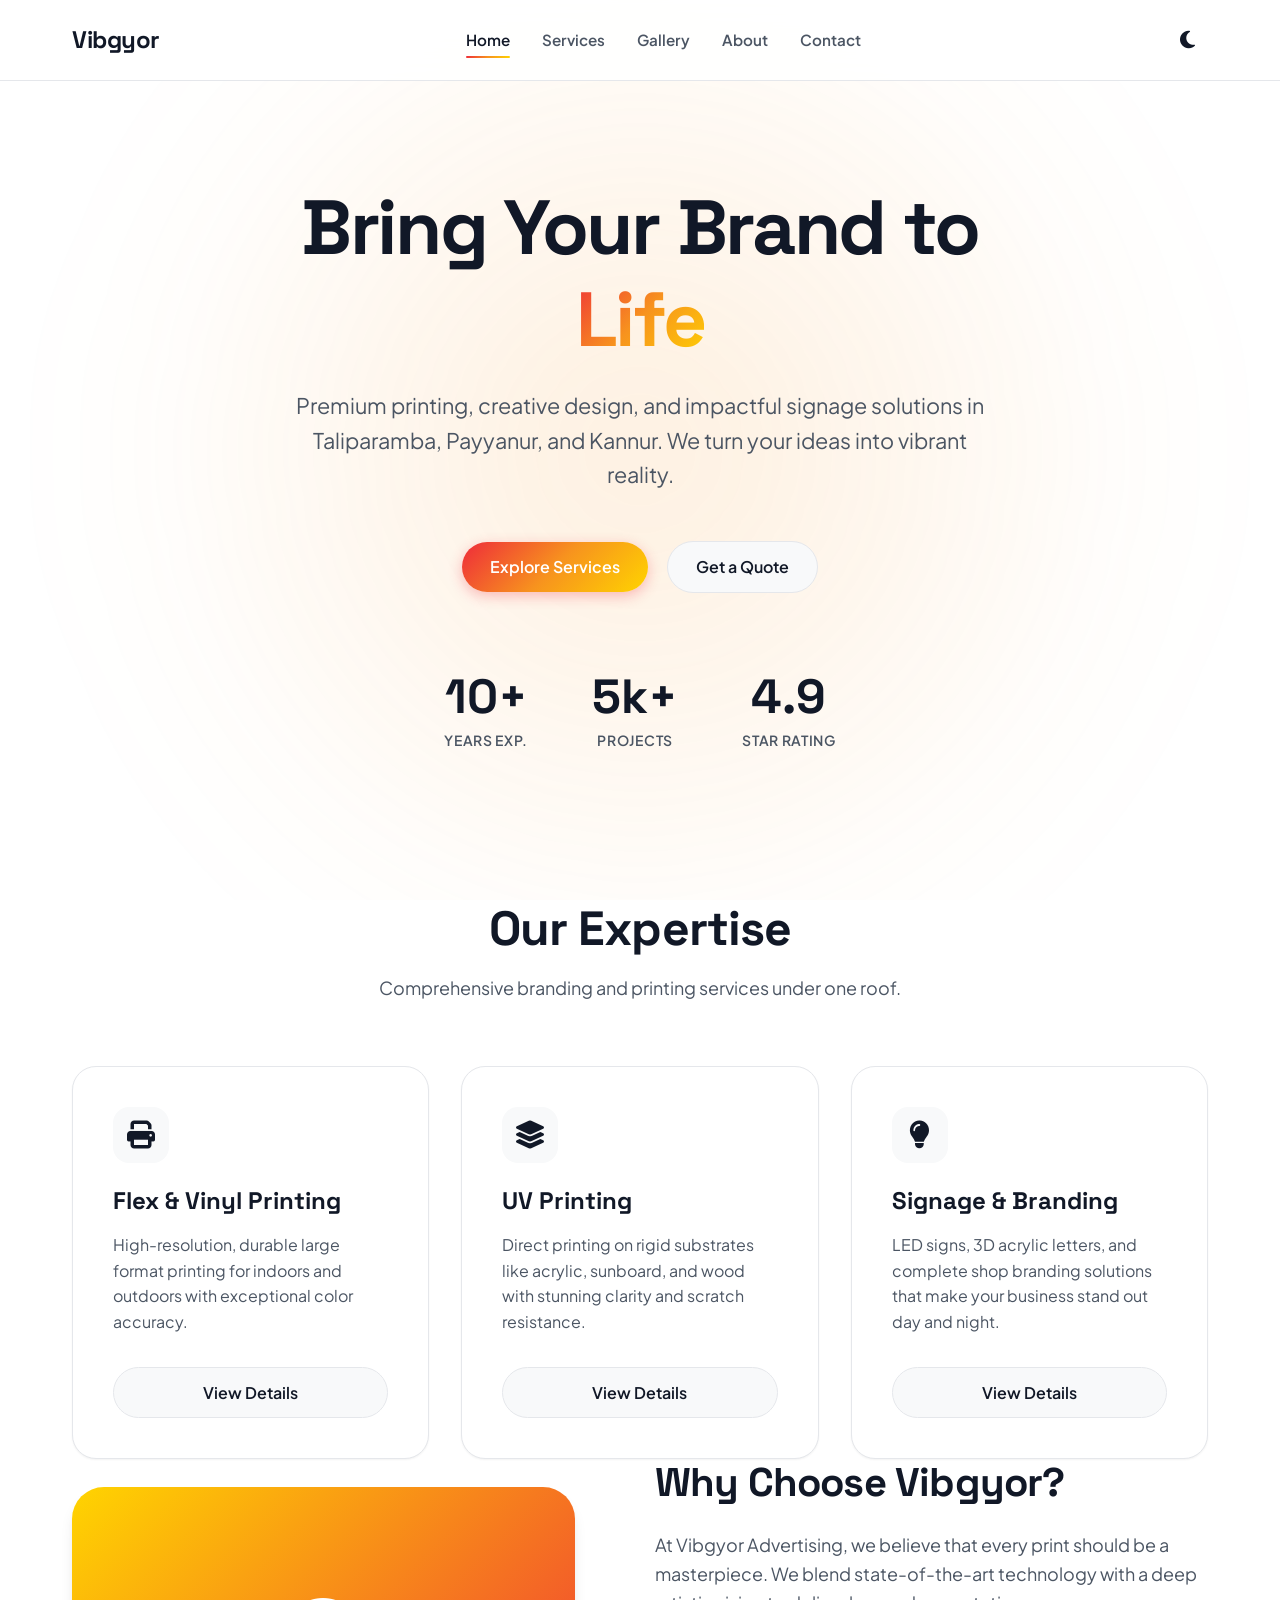
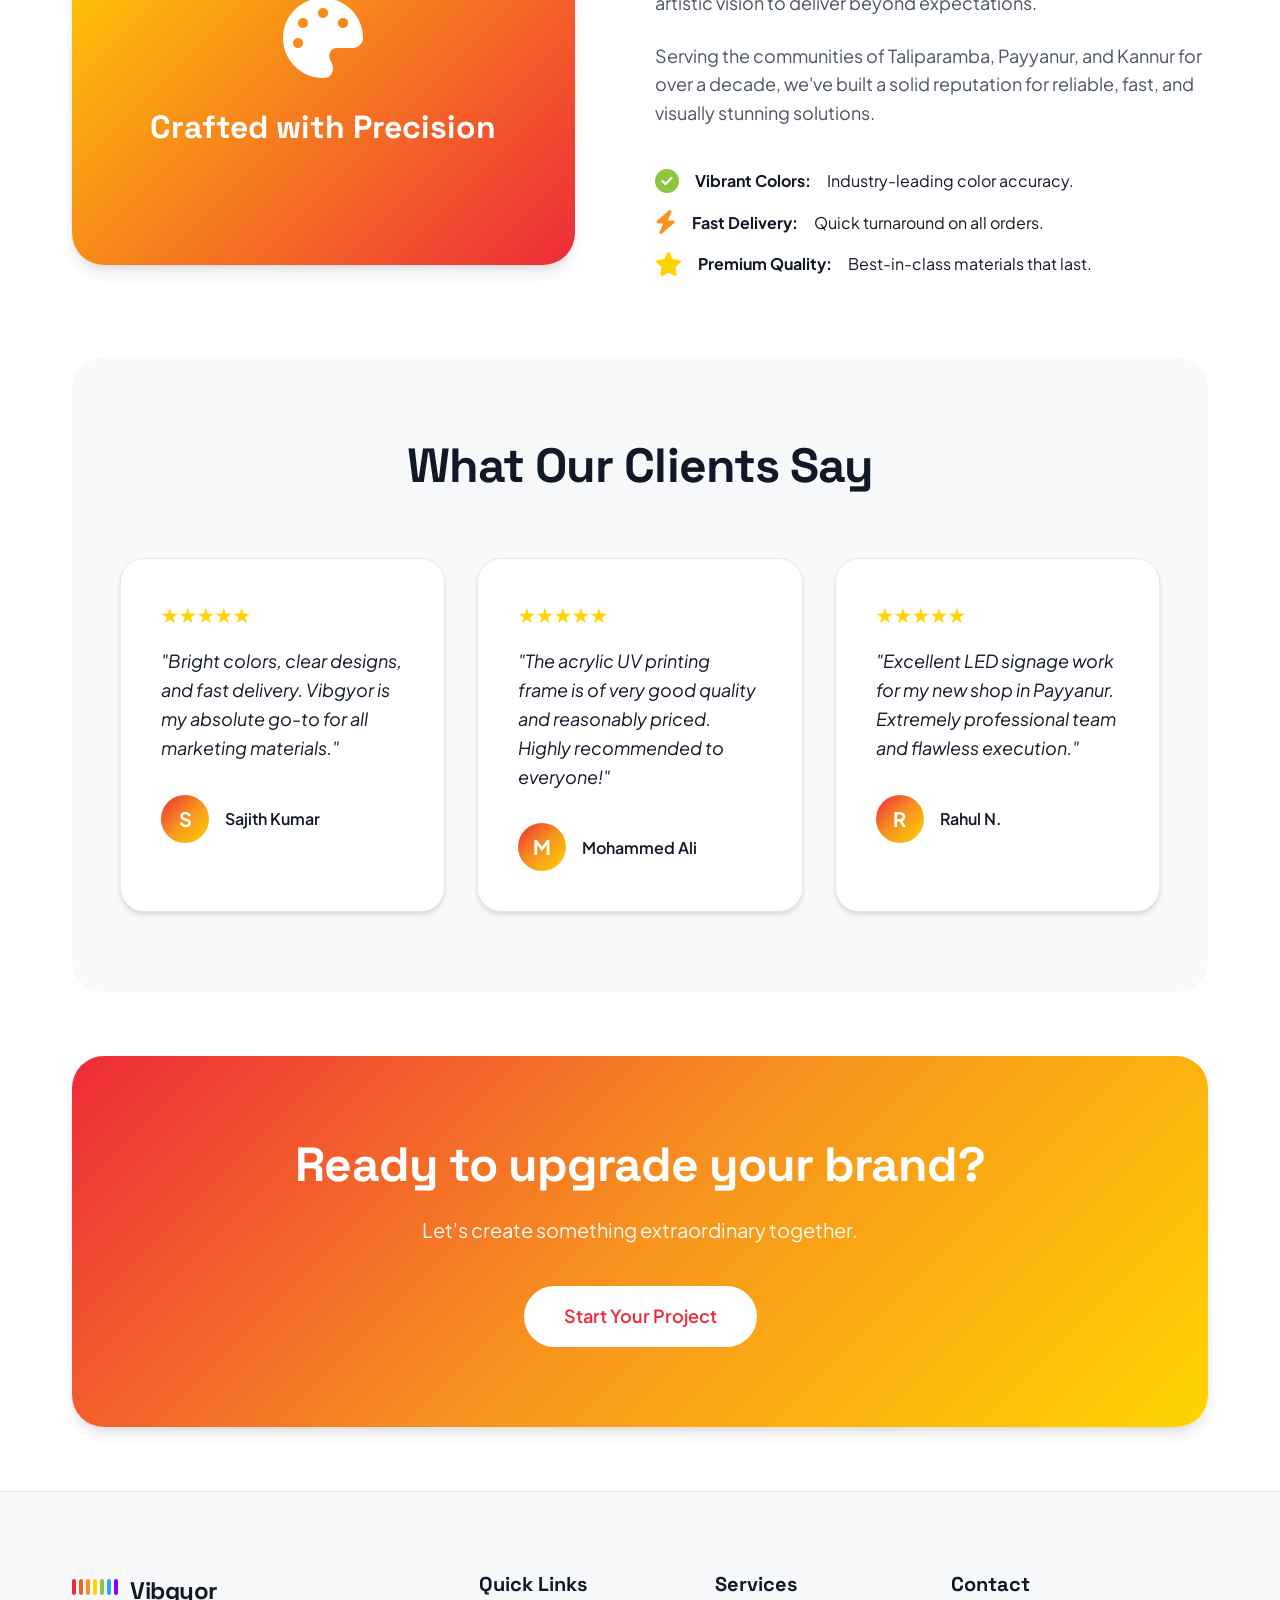
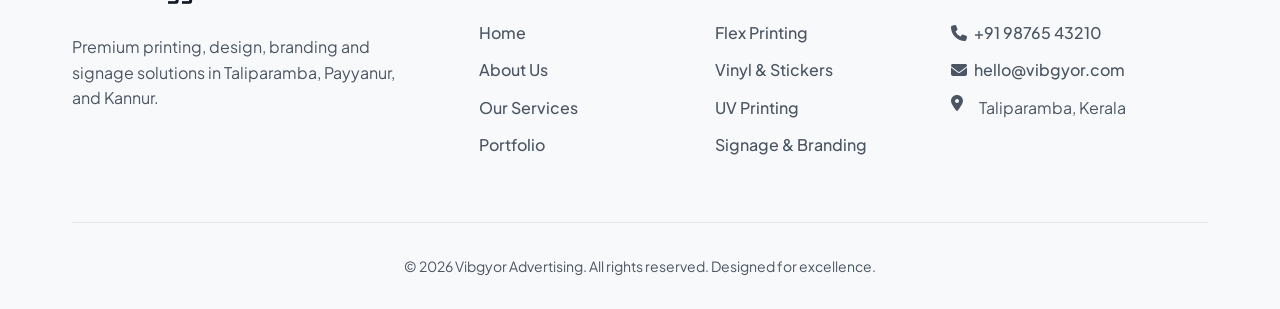
<file: index.html>
<!DOCTYPE html>
<html lang="en">
<head>
  <meta charset="UTF-8">
  <meta name="viewport" content="width=device-width, initial-scale=1.0">
  <title>Vibgyor Advertising | Premium Printing & Branding in Kerala</title>
  <meta name="description" content="High-end design, printing, and signage studio based in Taliparamba, serving Payyanur and Kannur. Fast delivery, vibrant colors, clear designs.">
  <link rel="stylesheet" href="https://cdnjs.cloudflare.com/ajax/libs/font-awesome/6.4.0/css/all.min.css">
  <link rel="stylesheet" href="style.css">
</head>
<body data-page="home">

  <main>
    <!-- Hero Section -->
    <section class="hero">
      <div class="hero-bg-glow"></div>
      <div class="container hero-content">
        <h1 class="reveal">Bring Your Brand to <span class="text-gradient">Life</span></h1>
        <p class="reveal" style="transition-delay: 0.1s">Premium printing, creative design, and impactful signage solutions in Taliparamba, Payyanur, and Kannur. We turn your ideas into vibrant reality.</p>
        <div class="reveal" style="transition-delay: 0.2s">
          <a href="services.html" class="btn btn-primary" style="margin-right: 1rem;">Explore Services</a>
          <a href="contact.html" class="btn btn-secondary">Get a Quote</a>
        </div>
        
        <div class="hero-stats reveal" style="transition-delay: 0.3s">
          <div class="stat-item">
            <span class="stat-number">10+</span>
            <span class="stat-label">Years Exp.</span>
          </div>
          <div class="stat-item">
            <span class="stat-number">5k+</span>
            <span class="stat-label">Projects</span>
          </div>
          <div class="stat-item">
            <span class="stat-number">4.9</span>
            <span class="stat-label">Star Rating</span>
          </div>
        </div>
      </div>
    </section>

    <!-- Services Preview -->
    <section class="container reveal">
      <h2 class="section-title">Our Expertise</h2>
      <p class="section-subtitle">Comprehensive branding and printing services under one roof.</p>
      
      <div class="grid">
        <div class="card float-animation">
          <div class="card-icon"><i class="fas fa-print"></i></div>
          <h3>Flex & Vinyl Printing</h3>
          <p>High-resolution, durable large format printing for indoors and outdoors with exceptional color accuracy.</p>
          <a href="services.html" class="btn btn-secondary" style="margin-top: 2rem; width: 100%;">View Details</a>
        </div>
        <div class="card float-animation">
          <div class="card-icon"><i class="fas fa-layer-group"></i></div>
          <h3>UV Printing</h3>
          <p>Direct printing on rigid substrates like acrylic, sunboard, and wood with stunning clarity and scratch resistance.</p>
          <a href="services.html" class="btn btn-secondary" style="margin-top: 2rem; width: 100%;">View Details</a>
        </div>
        <div class="card float-animation">
          <div class="card-icon"><i class="fas fa-lightbulb"></i></div>
          <h3>Signage & Branding</h3>
          <p>LED signs, 3D acrylic letters, and complete shop branding solutions that make your business stand out day and night.</p>
          <a href="services.html" class="btn btn-secondary" style="margin-top: 2rem; width: 100%;">View Details</a>
        </div>
      </div>
    </section>

    <!-- Why Us Split Section -->
    <section class="container reveal">
      <div class="split-section">
        <div class="split-image" style="background: linear-gradient(135deg, var(--c-yellow), var(--c-red)); aspect-ratio: 4/3; display: flex; align-items: center; justify-content: center; color: white; font-size: 2rem; font-family: 'Space Grotesk'; font-weight: bold;">
          <div style="text-align: center;">
            <i class="fas fa-palette" style="font-size: 5rem; margin-bottom: 1.5rem;"></i>
            <br>Crafted with Precision
          </div>
        </div>
        <div class="split-content">
          <h2>Why Choose Vibgyor?</h2>
          <p>At Vibgyor Advertising, we believe that every print should be a masterpiece. We blend state-of-the-art technology with a deep artistic vision to deliver beyond expectations.</p>
          <p>Serving the communities of Taliparamba, Payyanur, and Kannur for over a decade, we've built a solid reputation for reliable, fast, and visually stunning solutions.</p>
          <ul style="margin-top: 2.5rem; list-style: none;">
            <li style="margin-bottom: 1rem; display: flex; align-items: center; gap: 1rem;"><i class="fas fa-check-circle" style="color: var(--c-green); font-size: 1.5rem;"></i> <strong>Vibrant Colors:</strong> Industry-leading color accuracy.</li>
            <li style="margin-bottom: 1rem; display: flex; align-items: center; gap: 1rem;"><i class="fas fa-bolt" style="color: var(--c-orange); font-size: 1.5rem;"></i> <strong>Fast Delivery:</strong> Quick turnaround on all orders.</li>
            <li style="margin-bottom: 1rem; display: flex; align-items: center; gap: 1rem;"><i class="fas fa-star" style="color: var(--c-yellow); font-size: 1.5rem;"></i> <strong>Premium Quality:</strong> Best-in-class materials that last.</li>
          </ul>
        </div>
      </div>
    </section>

    <!-- Testimonials -->
    <section class="container reveal">
      <div class="testimonials">
        <h2 class="section-title">What Our Clients Say</h2>
        <div class="grid" style="margin-top: 4rem;">
          <div class="testimonial-card">
            <div class="stars">★★★★★</div>
            <p class="testimonial-text">"Bright colors, clear designs, and fast delivery. Vibgyor is my absolute go-to for all marketing materials."</p>
            <div class="testimonial-author">
              <div class="author-avatar">S</div>
              <span>Sajith Kumar</span>
            </div>
          </div>
          <div class="testimonial-card">
            <div class="stars">★★★★★</div>
            <p class="testimonial-text">"The acrylic UV printing frame is of very good quality and reasonably priced. Highly recommended to everyone!"</p>
            <div class="testimonial-author">
              <div class="author-avatar">M</div>
              <span>Mohammed Ali</span>
            </div>
          </div>
          <div class="testimonial-card">
            <div class="stars">★★★★★</div>
            <p class="testimonial-text">"Excellent LED signage work for my new shop in Payyanur. Extremely professional team and flawless execution."</p>
            <div class="testimonial-author">
              <div class="author-avatar">R</div>
              <span>Rahul N.</span>
            </div>
          </div>
        </div>
      </div>
    </section>

    <!-- CTA -->
    <section class="container reveal">
      <div class="cta-banner">
        <h2>Ready to upgrade your brand?</h2>
        <p>Let's create something extraordinary together.</p>
        <a href="contact.html" class="btn">Start Your Project</a>
      </div>
    </section>
  </main>

  <!-- Scripts -->
  <script src="components.js"></script>
  <script src="script.js"></script>
</body>
</html>
</file>
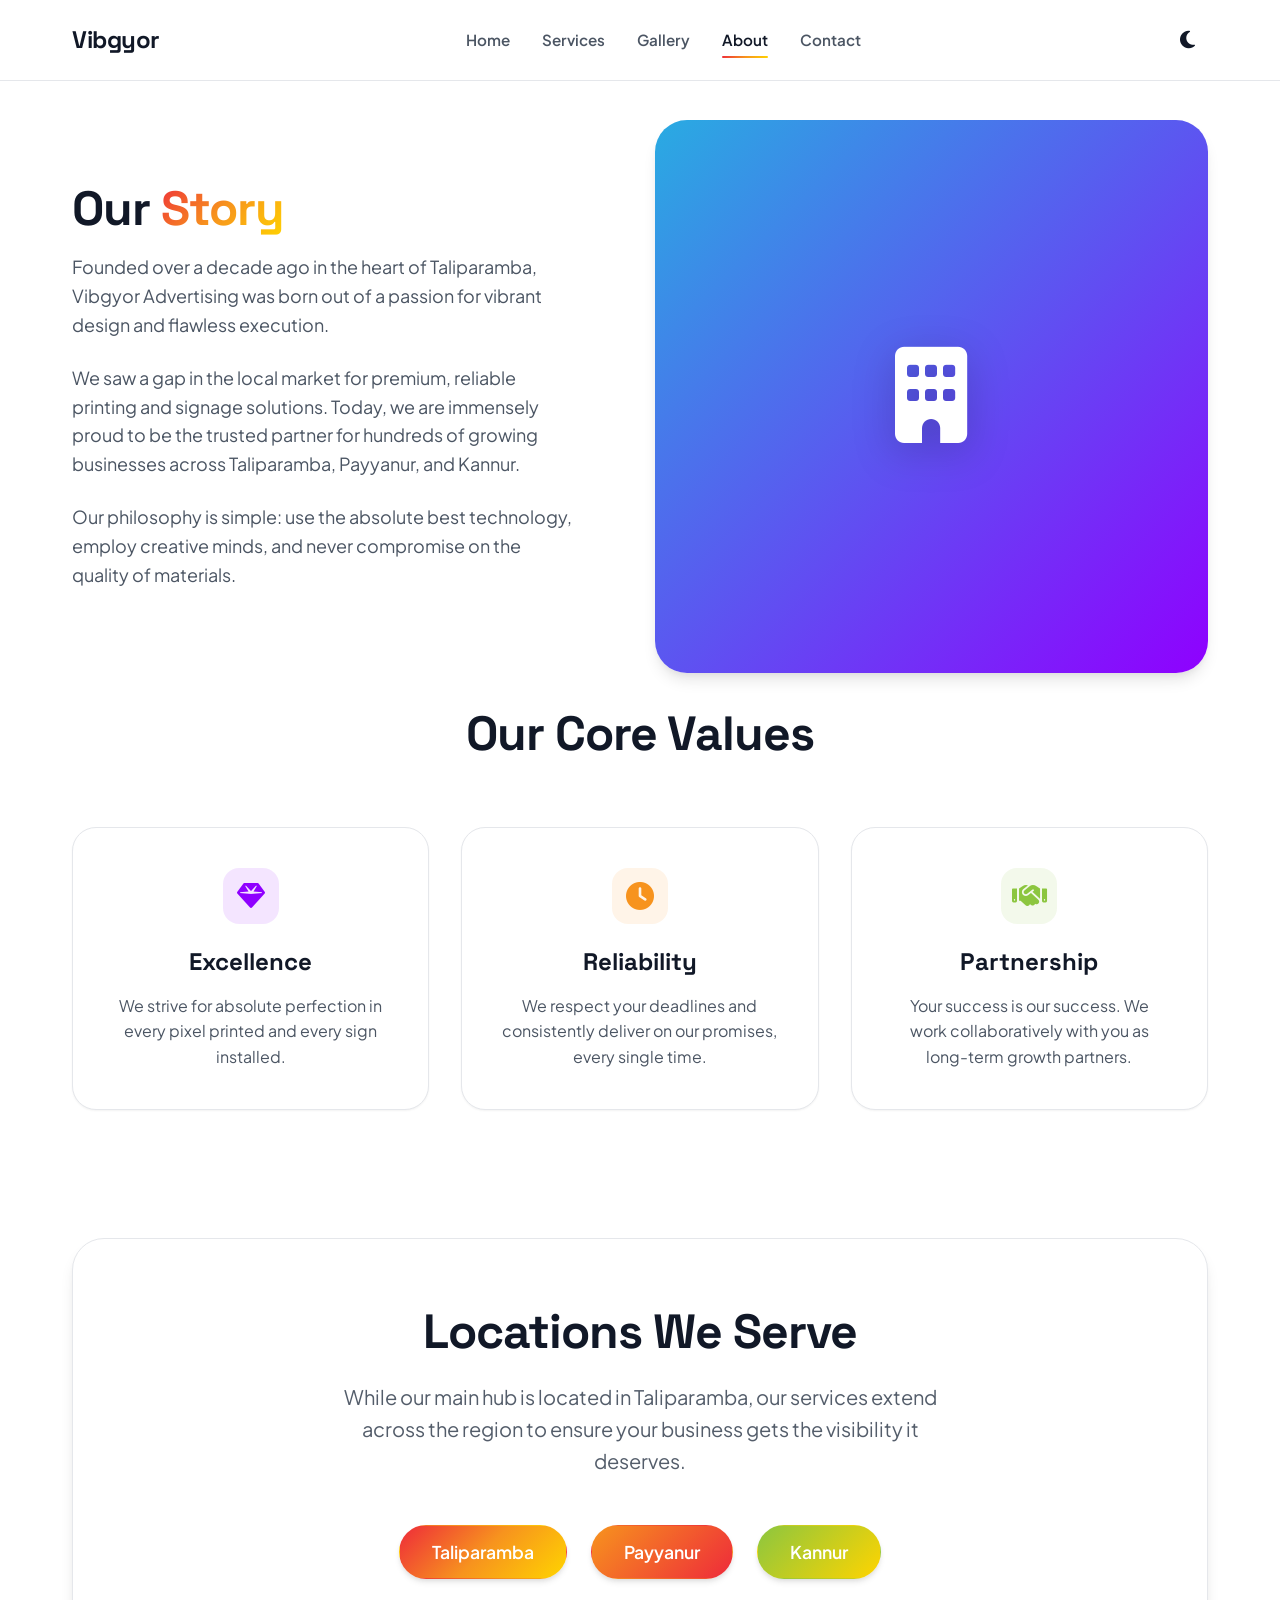
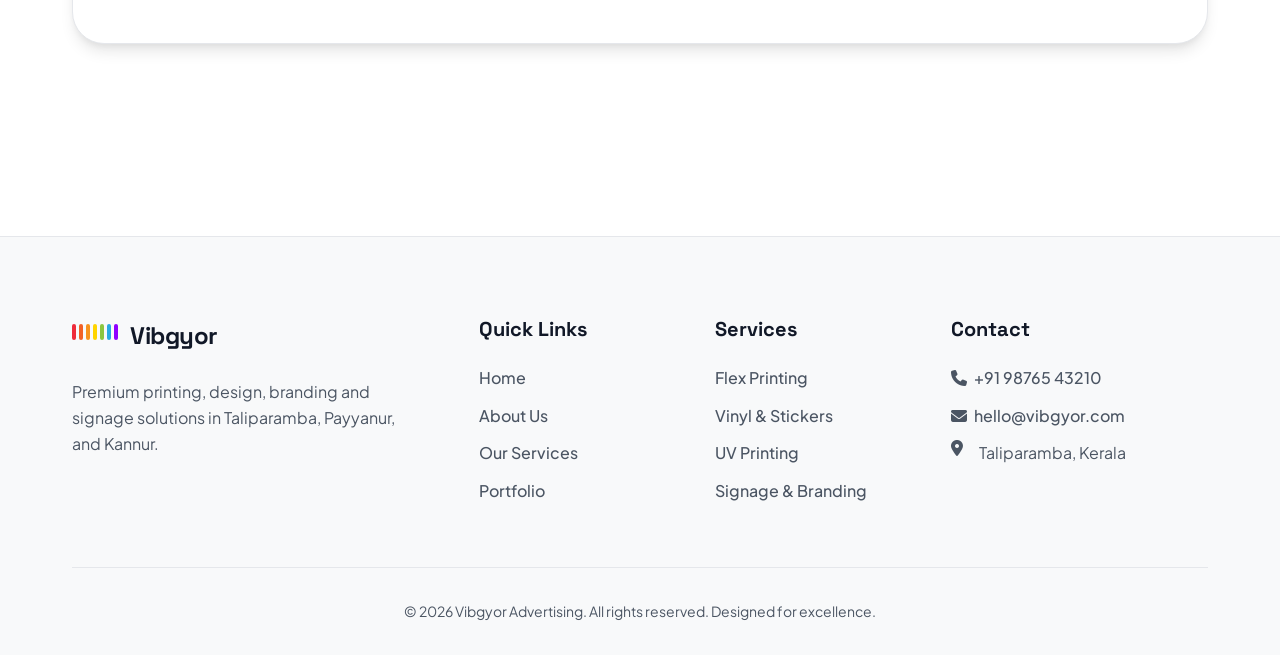
<file: about.html>
<!DOCTYPE html>
<html lang="en">
<head>
  <meta charset="UTF-8">
  <meta name="viewport" content="width=device-width, initial-scale=1.0">
  <title>About Us | Vibgyor Advertising</title>
  <link rel="stylesheet" href="https://cdnjs.cloudflare.com/ajax/libs/font-awesome/6.4.0/css/all.min.css">
  <link rel="stylesheet" href="style.css">
</head>
<body data-page="about">

  <main style="padding-top: 120px;">
    <section class="container reveal">
      <div class="split-section">
        <div class="split-content">
          <h1 class="section-title" style="text-align: left;">Our <span class="text-gradient">Story</span></h1>
          <p>Founded over a decade ago in the heart of Taliparamba, Vibgyor Advertising was born out of a passion for vibrant design and flawless execution.</p>
          <p>We saw a gap in the local market for premium, reliable printing and signage solutions. Today, we are immensely proud to be the trusted partner for hundreds of growing businesses across Taliparamba, Payyanur, and Kannur.</p>
          <p>Our philosophy is simple: use the absolute best technology, employ creative minds, and never compromise on the quality of materials.</p>
        </div>
        <div class="split-image" style="background: linear-gradient(135deg, #29ABE2, var(--c-violet)); aspect-ratio: 1/1; display: flex; align-items: center; justify-content: center; color: white; font-size: 2rem; font-family: 'Space Grotesk'; font-weight: bold;">
          <div><i class="fas fa-building" style="font-size: 6rem; filter: drop-shadow(0 10px 20px rgba(0,0,0,0.2));"></i></div>
        </div>
      </div>
    </section>

    <section class="container reveal" style="padding-top: 2rem;">
      <h2 class="section-title">Our Core Values</h2>
      <div class="grid" style="margin-top: 4rem;">
        <div class="card" style="text-align: center;">
          <div class="card-icon" style="margin: 0 auto 1.5rem; color: var(--c-violet); background: rgba(143, 0, 255, 0.1);"><i class="fas fa-gem"></i></div>
          <h3>Excellence</h3>
          <p>We strive for absolute perfection in every pixel printed and every sign installed.</p>
        </div>
        <div class="card" style="text-align: center;">
          <div class="card-icon" style="margin: 0 auto 1.5rem; color: var(--c-orange); background: rgba(247, 147, 30, 0.1);"><i class="fas fa-clock"></i></div>
          <h3>Reliability</h3>
          <p>We respect your deadlines and consistently deliver on our promises, every single time.</p>
        </div>
        <div class="card" style="text-align: center;">
          <div class="card-icon" style="margin: 0 auto 1.5rem; color: var(--c-green); background: rgba(140, 198, 63, 0.1);"><i class="fas fa-handshake"></i></div>
          <h3>Partnership</h3>
          <p>Your success is our success. We work collaboratively with you as long-term growth partners.</p>
        </div>
      </div>
    </section>

    <section class="container reveal" style="padding-bottom: 8rem; padding-top: 4rem;">
      <div class="cta-banner" style="background: var(--bg-card); color: var(--text-primary); border: 1px solid var(--border-color); padding: 4rem 2rem;">
        <h2 style="color: var(--text-primary);">Locations We Serve</h2>
        <p style="color: var(--text-secondary); max-width: 650px; margin: 0 auto 3rem;">While our main hub is located in Taliparamba, our services extend across the region to ensure your business gets the visibility it deserves.</p>
        <div style="display: flex; justify-content: center; gap: 1.5rem; flex-wrap: wrap;">
          <span class="filter-chip active" style="cursor: default; pointer-events: none; font-size: 1.1rem; padding: 0.75rem 2rem;">Taliparamba</span>
          <span class="filter-chip active" style="cursor: default; pointer-events: none; font-size: 1.1rem; padding: 0.75rem 2rem; background: linear-gradient(135deg, var(--c-orange), var(--c-red));">Payyanur</span>
          <span class="filter-chip active" style="cursor: default; pointer-events: none; font-size: 1.1rem; padding: 0.75rem 2rem; background: linear-gradient(135deg, var(--c-green), var(--c-yellow));">Kannur</span>
        </div>
      </div>
    </section>
  </main>

  <script src="components.js"></script>
  <script src="script.js"></script>
</body>
</html>
</file>
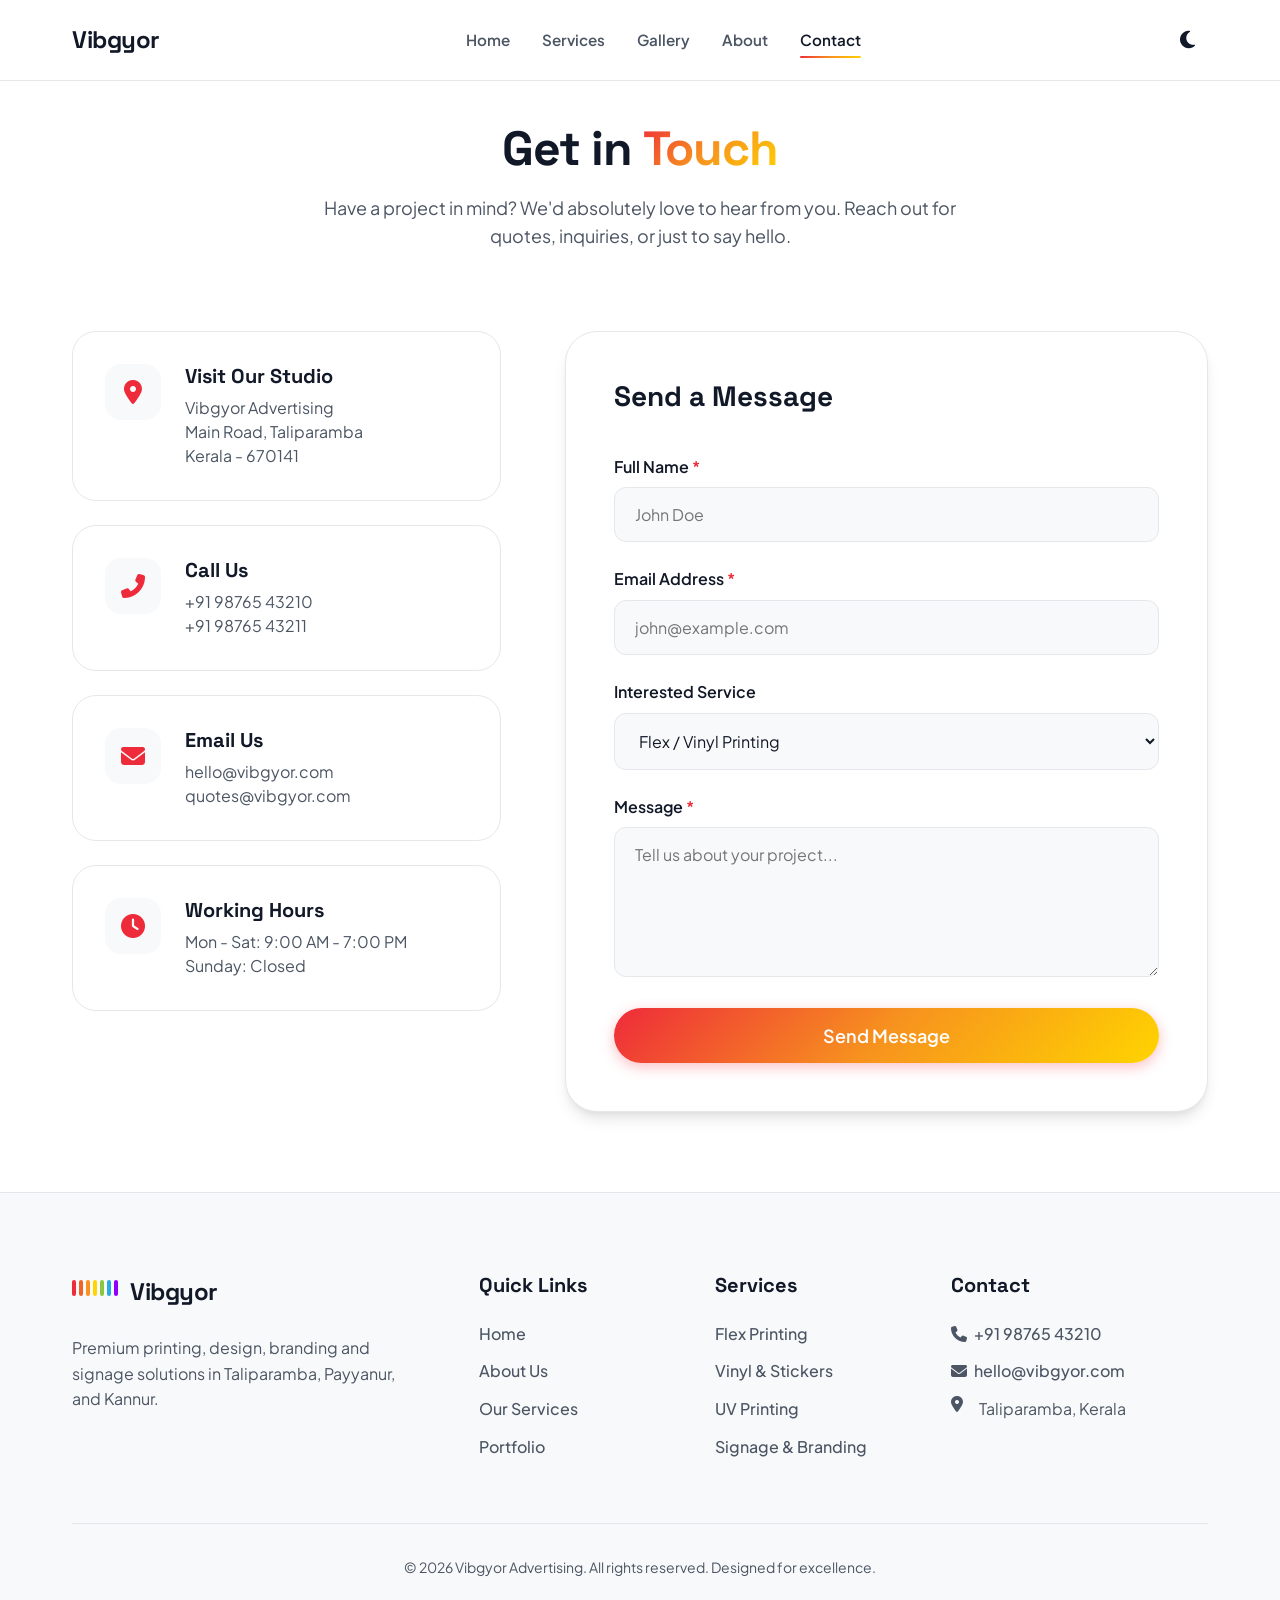
<file: contact.html>
<!DOCTYPE html>
<html lang="en">
<head>
  <meta charset="UTF-8">
  <meta name="viewport" content="width=device-width, initial-scale=1.0">
  <title>Contact Us | Vibgyor Advertising</title>
  <link rel="stylesheet" href="https://cdnjs.cloudflare.com/ajax/libs/font-awesome/6.4.0/css/all.min.css">
  <link rel="stylesheet" href="style.css">
</head>
<body data-page="contact">

  <main style="padding-top: 120px; padding-bottom: 80px;">
    <section class="container reveal">
      <h1 class="section-title">Get in <span class="text-gradient">Touch</span></h1>
      <p class="section-subtitle">Have a project in mind? We'd absolutely love to hear from you. Reach out for quotes, inquiries, or just to say hello.</p>

      <div class="contact-wrapper" style="margin-top: 5rem;">
        
        <div class="contact-info reveal">
          <div class="info-card">
            <div class="info-icon"><i class="fas fa-map-marker-alt"></i></div>
            <div>
              <h3 style="font-size: 1.25rem;">Visit Our Studio</h3>
              <p style="color: var(--text-secondary); margin-top: 0.5rem; line-height: 1.5;">
                Vibgyor Advertising<br>
                Main Road, Taliparamba<br>
                Kerala - 670141
              </p>
            </div>
          </div>

          <div class="info-card">
            <div class="info-icon"><i class="fas fa-phone-alt"></i></div>
            <div>
              <h3 style="font-size: 1.25rem;">Call Us</h3>
              <p style="color: var(--text-secondary); margin-top: 0.5rem; line-height: 1.5;">
                +91 98765 43210<br>
                +91 98765 43211
              </p>
            </div>
          </div>

          <div class="info-card">
            <div class="info-icon"><i class="fas fa-envelope"></i></div>
            <div>
              <h3 style="font-size: 1.25rem;">Email Us</h3>
              <p style="color: var(--text-secondary); margin-top: 0.5rem; line-height: 1.5;">
                hello@vibgyor.com<br>
                quotes@vibgyor.com
              </p>
            </div>
          </div>

          <div class="info-card">
            <div class="info-icon"><i class="fas fa-clock"></i></div>
            <div>
              <h3 style="font-size: 1.25rem;">Working Hours</h3>
              <p style="color: var(--text-secondary); margin-top: 0.5rem; line-height: 1.5;">
                Mon - Sat: 9:00 AM - 7:00 PM<br>
                Sunday: Closed
              </p>
            </div>
          </div>
        </div>

        <div class="contact-form-container reveal" style="transition-delay: 0.2s;">
          <form id="contact-form" class="contact-form">
            <h3 style="font-size: 1.75rem; margin-bottom: 2.5rem; font-family: var(--font-heading);">Send a Message</h3>
            
            <div class="form-group">
              <label for="name">Full Name <span style="color: var(--c-red);">*</span></label>
              <input type="text" id="name" class="form-control" placeholder="John Doe" required>
            </div>
            
            <div class="form-group">
              <label for="email">Email Address <span style="color: var(--c-red);">*</span></label>
              <input type="email" id="email" class="form-control" placeholder="john@example.com" required>
            </div>

            <div class="form-group">
              <label for="service">Interested Service</label>
              <select id="service" class="form-control" style="appearance: auto;">
                <option value="flex">Flex / Vinyl Printing</option>
                <option value="uv">UV Printing</option>
                <option value="signage">Signage & Branding</option>
                <option value="other">Other</option>
              </select>
            </div>
            
            <div class="form-group">
              <label for="message">Message <span style="color: var(--c-red);">*</span></label>
              <textarea id="message" class="form-control" placeholder="Tell us about your project..." required></textarea>
            </div>
            
            <button type="submit" class="btn btn-primary" style="width: 100%; font-size: 1.125rem; padding: 1rem;">Send Message</button>
            <div id="form-message" class="form-message"></div>
          </form>
        </div>

      </div>
    </section>
  </main>

  <script src="components.js"></script>
  <script src="script.js"></script>
</body>
</html>
</file>
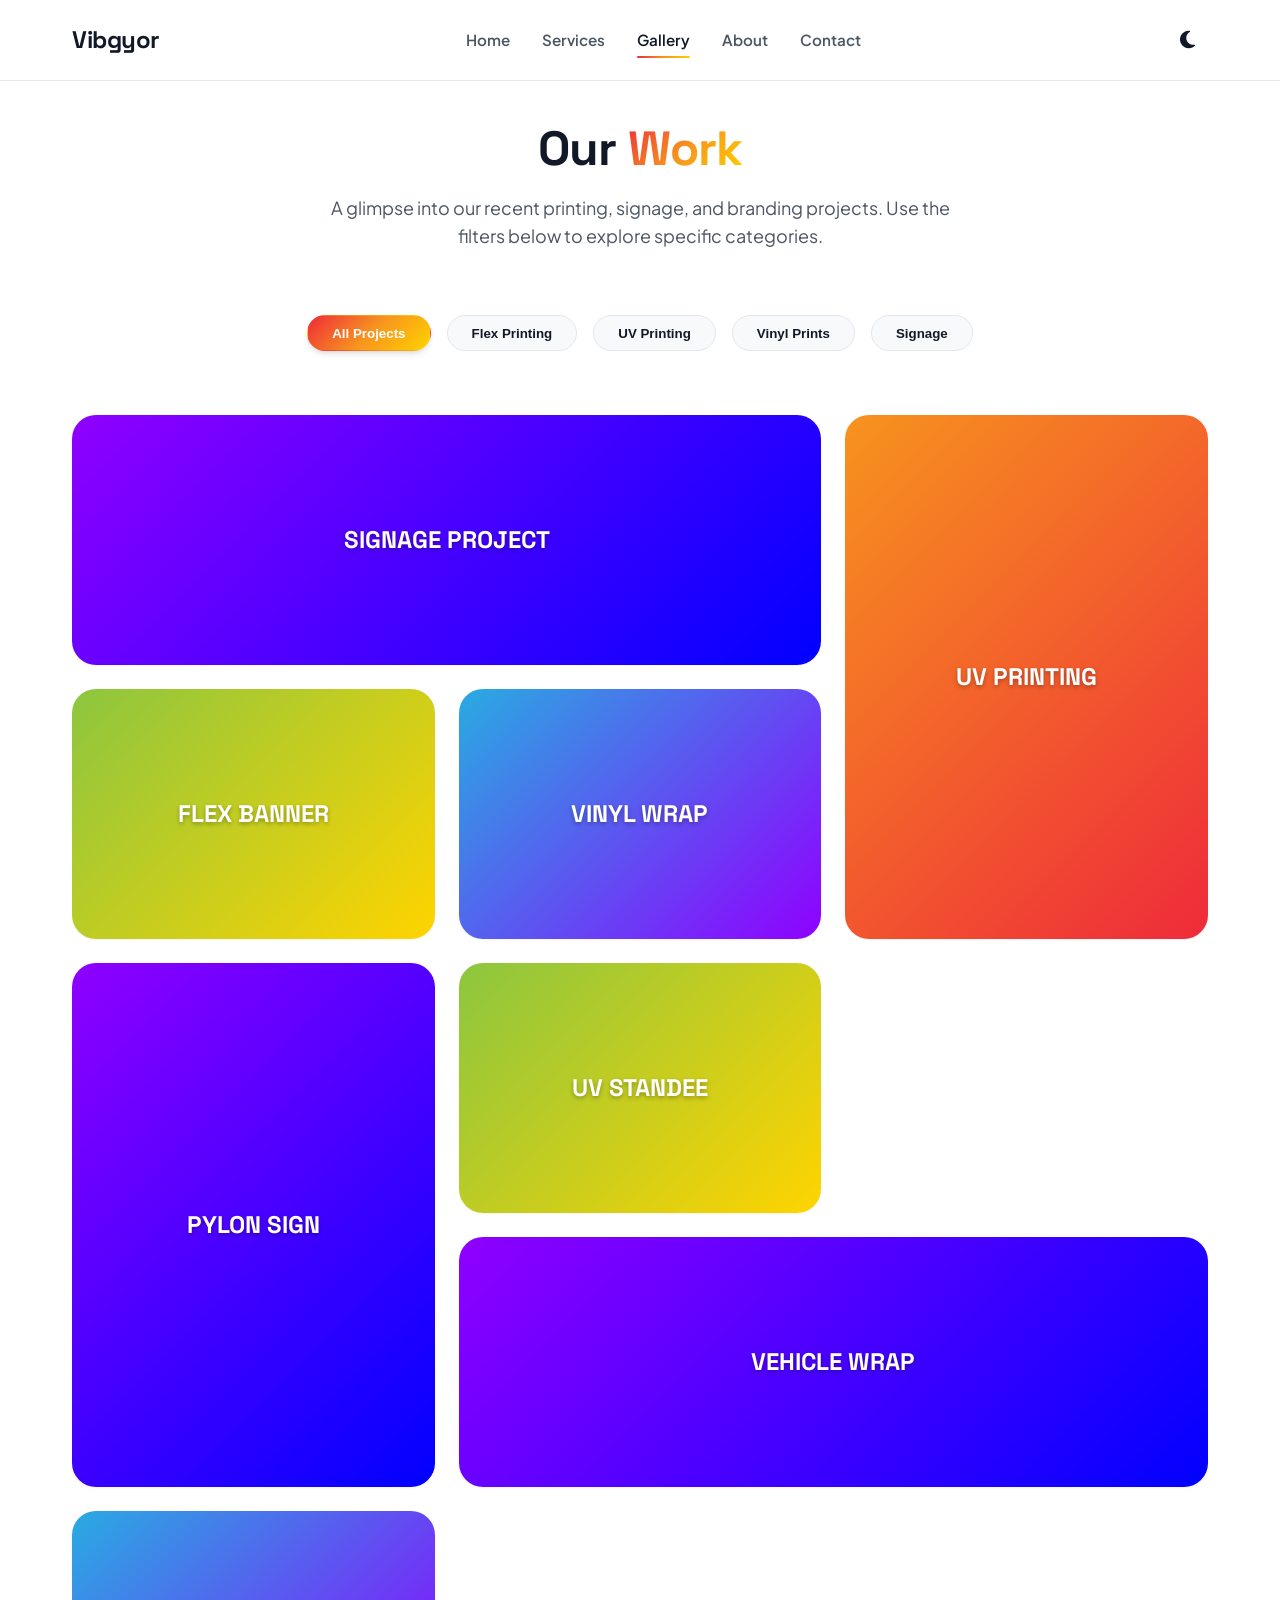
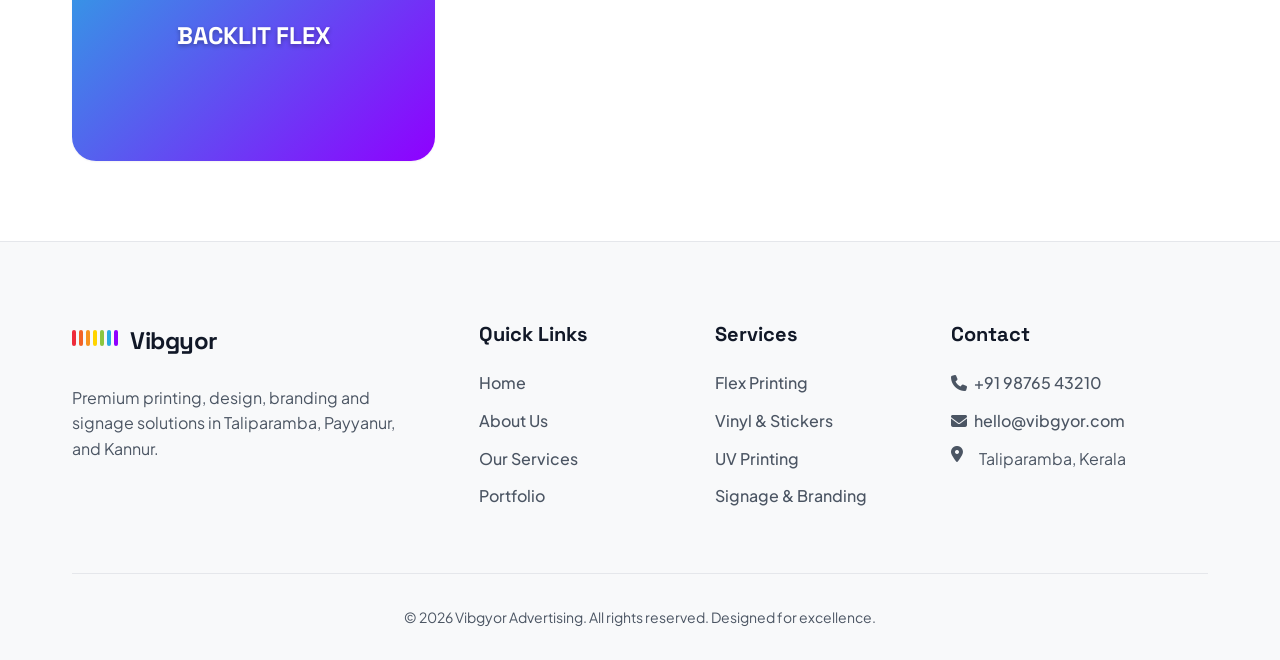
<file: gallery.html>
<!DOCTYPE html>
<html lang="en">
<head>
  <meta charset="UTF-8">
  <meta name="viewport" content="width=device-width, initial-scale=1.0">
  <title>Portfolio Gallery | Vibgyor Advertising</title>
  <link rel="stylesheet" href="https://cdnjs.cloudflare.com/ajax/libs/font-awesome/6.4.0/css/all.min.css">
  <link rel="stylesheet" href="style.css">
</head>
<body data-page="gallery">

  <main style="padding-top: 120px; padding-bottom: 80px;">
    <section class="container reveal">
      <h1 class="section-title">Our <span class="text-gradient">Work</span></h1>
      <p class="section-subtitle">A glimpse into our recent printing, signage, and branding projects. Use the filters below to explore specific categories.</p>

      <div class="filters reveal">
        <button class="filter-chip active" data-filter="all">All Projects</button>
        <button class="filter-chip" data-filter="flex">Flex Printing</button>
        <button class="filter-chip" data-filter="uv">UV Printing</button>
        <button class="filter-chip" data-filter="vinyl">Vinyl Prints</button>
        <button class="filter-chip" data-filter="signage">Signage</button>
      </div>

      <div class="masonry-grid reveal" style="transition-delay: 0.2s;">
        <!-- Gallery Items -->
        <div class="gallery-item wide" data-category="signage">
          <div class="gallery-placeholder">SIGNAGE PROJECT</div>
          <div class="gallery-overlay">
            <h4>Premium LED Shop Front</h4>
            <p>3D Acrylic Letters with internal illumination</p>
          </div>
        </div>

        <div class="gallery-item tall" data-category="uv">
          <div class="gallery-placeholder">UV PRINTING</div>
          <div class="gallery-overlay">
            <h4>Acrylic Photo Frame</h4>
            <p>Direct UV print on 5mm clear acrylic</p>
          </div>
        </div>

        <div class="gallery-item" data-category="flex">
          <div class="gallery-placeholder">FLEX BANNER</div>
          <div class="gallery-overlay">
            <h4>Event Backdrop</h4>
            <p>High-res star flex hoarding for corporate event</p>
          </div>
        </div>

        <div class="gallery-item" data-category="vinyl">
          <div class="gallery-placeholder">VINYL WRAP</div>
          <div class="gallery-overlay">
            <h4>Glass Branding</h4>
            <p>One-way vision vinyl on office exterior glass</p>
          </div>
        </div>

        <div class="gallery-item tall" data-category="signage">
          <div class="gallery-placeholder">PYLON SIGN</div>
          <div class="gallery-overlay">
            <h4>Freestanding Pylon</h4>
            <p>Double-sided backlit pylon sign for mall entrance</p>
          </div>
        </div>

        <div class="gallery-item" data-category="uv">
          <div class="gallery-placeholder">UV STANDEE</div>
          <div class="gallery-overlay">
            <h4>Sunboard Cutout</h4>
            <p>Direct UV print and custom contour cut</p>
          </div>
        </div>

        <div class="gallery-item wide" data-category="vinyl">
          <div class="gallery-placeholder">VEHICLE WRAP</div>
          <div class="gallery-overlay">
            <h4>Fleet Branding</h4>
            <p>Full cast vinyl vehicle wrapping with protective laminate</p>
          </div>
        </div>
        
        <div class="gallery-item" data-category="flex">
          <div class="gallery-placeholder">BACKLIT FLEX</div>
          <div class="gallery-overlay">
            <h4>Store Main Board</h4>
            <p>High-tension backlit flex glow sign board</p>
          </div>
        </div>
      </div>
    </section>
  </main>

  <script src="components.js"></script>
  <script src="script.js"></script>
</body>
</html>
</file>
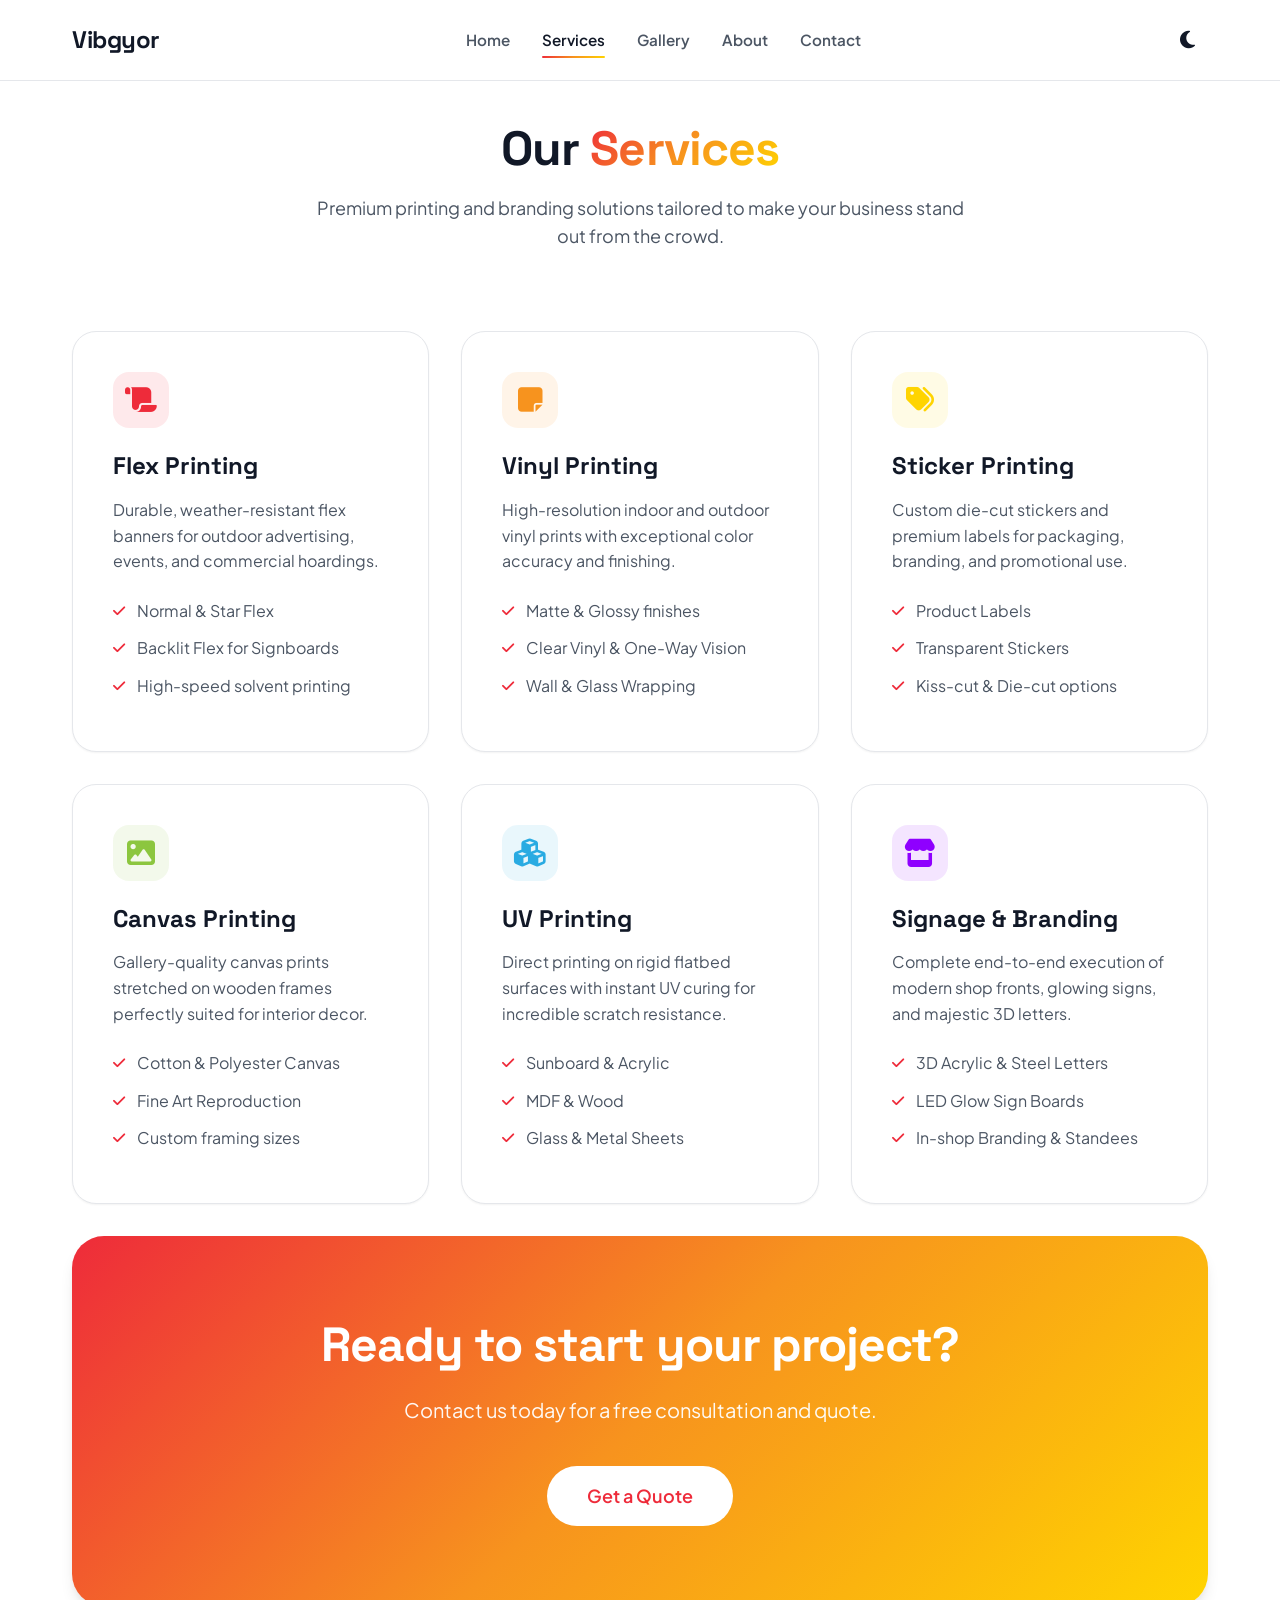
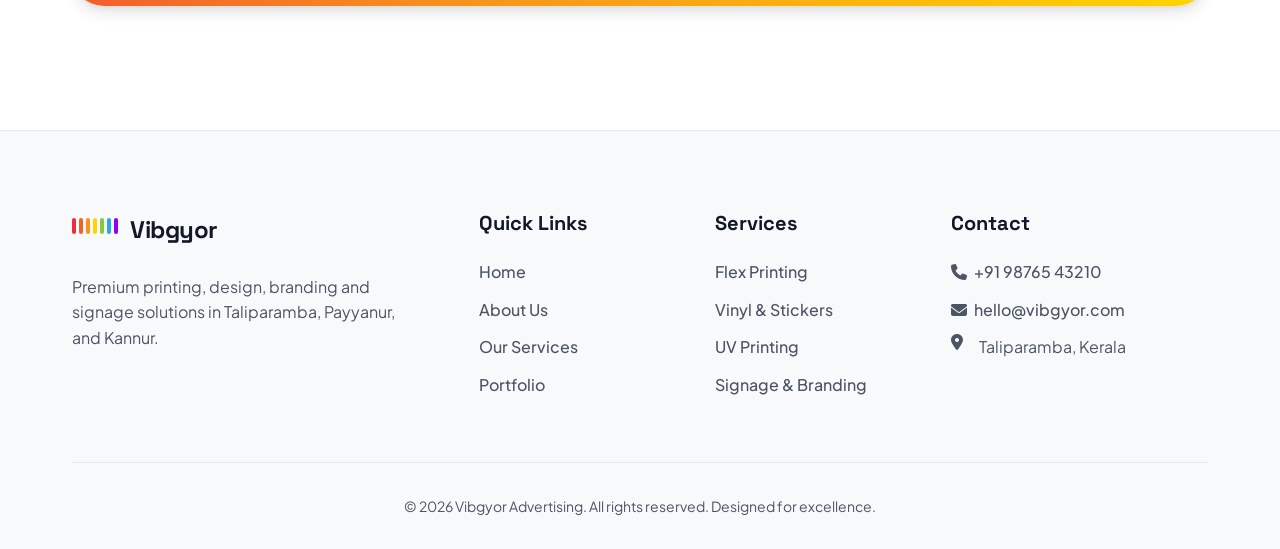
<file: services.html>
<!DOCTYPE html>
<html lang="en">
<head>
  <meta charset="UTF-8">
  <meta name="viewport" content="width=device-width, initial-scale=1.0">
  <title>Our Services | Vibgyor Advertising</title>
  <link rel="stylesheet" href="https://cdnjs.cloudflare.com/ajax/libs/font-awesome/6.4.0/css/all.min.css">
  <link rel="stylesheet" href="style.css">
</head>
<body data-page="services">

  <main style="padding-top: 120px; padding-bottom: 60px;">
    <section class="container reveal">
      <h1 class="section-title">Our <span class="text-gradient">Services</span></h1>
      <p class="section-subtitle">Premium printing and branding solutions tailored to make your business stand out from the crowd.</p>

      <div class="grid" style="margin-top: 5rem;">
        
        <!-- Service 1 -->
        <div class="card reveal">
          <div class="card-icon" style="color: var(--c-red); background: rgba(238, 43, 58, 0.1);"><i class="fas fa-scroll"></i></div>
          <h3>Flex Printing</h3>
          <p>Durable, weather-resistant flex banners for outdoor advertising, events, and commercial hoardings.</p>
          <ul>
            <li><i class="fas fa-check"></i> Normal & Star Flex</li>
            <li><i class="fas fa-check"></i> Backlit Flex for Signboards</li>
            <li><i class="fas fa-check"></i> High-speed solvent printing</li>
          </ul>
        </div>

        <!-- Service 2 -->
        <div class="card reveal" style="transition-delay: 0.1s;">
          <div class="card-icon" style="color: var(--c-orange); background: rgba(247, 147, 30, 0.1);"><i class="fas fa-sticky-note"></i></div>
          <h3>Vinyl Printing</h3>
          <p>High-resolution indoor and outdoor vinyl prints with exceptional color accuracy and finishing.</p>
          <ul>
            <li><i class="fas fa-check"></i> Matte & Glossy finishes</li>
            <li><i class="fas fa-check"></i> Clear Vinyl & One-Way Vision</li>
            <li><i class="fas fa-check"></i> Wall & Glass Wrapping</li>
          </ul>
        </div>

        <!-- Service 3 -->
        <div class="card reveal" style="transition-delay: 0.2s;">
          <div class="card-icon" style="color: var(--c-yellow); background: rgba(255, 212, 0, 0.1);"><i class="fas fa-tags"></i></div>
          <h3>Sticker Printing</h3>
          <p>Custom die-cut stickers and premium labels for packaging, branding, and promotional use.</p>
          <ul>
            <li><i class="fas fa-check"></i> Product Labels</li>
            <li><i class="fas fa-check"></i> Transparent Stickers</li>
            <li><i class="fas fa-check"></i> Kiss-cut & Die-cut options</li>
          </ul>
        </div>

        <!-- Service 4 -->
        <div class="card reveal">
          <div class="card-icon" style="color: var(--c-green); background: rgba(140, 198, 63, 0.1);"><i class="fas fa-image"></i></div>
          <h3>Canvas Printing</h3>
          <p>Gallery-quality canvas prints stretched on wooden frames perfectly suited for interior decor.</p>
          <ul>
            <li><i class="fas fa-check"></i> Cotton & Polyester Canvas</li>
            <li><i class="fas fa-check"></i> Fine Art Reproduction</li>
            <li><i class="fas fa-check"></i> Custom framing sizes</li>
          </ul>
        </div>

        <!-- Service 5 -->
        <div class="card reveal" style="transition-delay: 0.1s;">
          <div class="card-icon" style="color: #29ABE2; background: rgba(41, 171, 226, 0.1);"><i class="fas fa-cubes"></i></div>
          <h3>UV Printing</h3>
          <p>Direct printing on rigid flatbed surfaces with instant UV curing for incredible scratch resistance.</p>
          <ul>
            <li><i class="fas fa-check"></i> Sunboard & Acrylic</li>
            <li><i class="fas fa-check"></i> MDF & Wood</li>
            <li><i class="fas fa-check"></i> Glass & Metal Sheets</li>
          </ul>
        </div>

        <!-- Service 6 -->
        <div class="card reveal" style="transition-delay: 0.2s;">
          <div class="card-icon" style="color: var(--c-violet); background: rgba(143, 0, 255, 0.1);"><i class="fas fa-store"></i></div>
          <h3>Signage & Branding</h3>
          <p>Complete end-to-end execution of modern shop fronts, glowing signs, and majestic 3D letters.</p>
          <ul>
            <li><i class="fas fa-check"></i> 3D Acrylic & Steel Letters</li>
            <li><i class="fas fa-check"></i> LED Glow Sign Boards</li>
            <li><i class="fas fa-check"></i> In-shop Branding & Standees</li>
          </ul>
        </div>

      </div>
    </section>

    <!-- CTA -->
    <section class="container reveal">
      <div class="cta-banner" style="margin-top: 2rem;">
        <h2>Ready to start your project?</h2>
        <p>Contact us today for a free consultation and quote.</p>
        <a href="contact.html" class="btn">Get a Quote</a>
      </div>
    </section>
  </main>

  <script src="components.js"></script>
  <script src="script.js"></script>
</body>
</html>
</file>
<file: style.css>
@import url('https://fonts.googleapis.com/css2?family=Plus+Jakarta+Sans:wght@400;500;600;700&family=Space+Grotesk:wght@500;600;700&display=swap');

:root {
  --font-body: 'Plus Jakarta Sans', sans-serif;
  --font-heading: 'Space Grotesk', sans-serif;

  /* VIBGYOR colors */
  --c-violet: #8F00FF;
  --c-indigo: #4B0082;
  --c-blue: #0000FF;
  --c-green: #8CC63F;
  --c-yellow: #FFD400;
  --c-orange: #F7931E;
  --c-red: #EE2B3A;

  --c-warm-grad: linear-gradient(135deg, #ee2b3a, #f7931e, #ffd400);
  
  /* Light Theme */
  --bg-primary: #ffffff;
  --bg-secondary: #f8f9fa;
  --bg-card: #ffffff;
  --bg-nav: rgba(255, 255, 255, 0.85);
  --text-primary: #111827;
  --text-secondary: #4b5563;
  --border-color: #e5e7eb;
  --shadow-sm: 0 1px 2px 0 rgba(0, 0, 0, 0.05);
  --shadow-md: 0 4px 6px -1px rgba(0, 0, 0, 0.1), 0 2px 4px -1px rgba(0, 0, 0, 0.06);
  --shadow-lg: 0 10px 15px -3px rgba(0, 0, 0, 0.1), 0 4px 6px -2px rgba(0, 0, 0, 0.05);
  --glow: radial-gradient(circle at 50% 50%, rgba(247, 147, 30, 0.15) 0%, transparent 50%);
}

[data-theme="dark"] {
  --bg-primary: #0f172a;
  --bg-secondary: #1e293b;
  --bg-card: #1e293b;
  --bg-nav: rgba(15, 23, 42, 0.85);
  --text-primary: #f8fafc;
  --text-secondary: #cbd5e1;
  --border-color: #334155;
  --shadow-sm: 0 1px 2px 0 rgba(0, 0, 0, 0.3);
  --shadow-md: 0 4px 6px -1px rgba(0, 0, 0, 0.4), 0 2px 4px -1px rgba(0, 0, 0, 0.2);
  --shadow-lg: 0 10px 15px -3px rgba(0, 0, 0, 0.5), 0 4px 6px -2px rgba(0, 0, 0, 0.3);
  --glow: radial-gradient(circle at 50% 50%, rgba(247, 147, 30, 0.1) 0%, transparent 50%);
}

* {
  margin: 0;
  padding: 0;
  box-sizing: border-box;
}

html {
  scroll-behavior: smooth;
}

body {
  font-family: var(--font-body);
  background-color: var(--bg-primary);
  color: var(--text-primary);
  line-height: 1.6;
  transition: background-color 0.3s ease, color 0.3s ease;
  overflow-x: hidden;
}

h1, h2, h3, h4, h5, h6 {
  font-family: var(--font-heading);
  font-weight: 700;
  line-height: 1.2;
  color: var(--text-primary);
}

a {
  text-decoration: none;
  color: inherit;
}

ul {
  list-style: none;
}

img {
  max-width: 100%;
  height: auto;
  display: block;
}

.container {
  width: 100%;
  max-width: 1200px;
  margin: 0 auto;
  padding: 0 2rem;
}

/* Typography utilities */
.text-gradient {
  background: var(--c-warm-grad);
  -webkit-background-clip: text;
  -webkit-text-fill-color: transparent;
  background-clip: text;
}

/* Buttons */
.btn {
  display: inline-flex;
  align-items: center;
  justify-content: center;
  padding: 0.75rem 1.75rem;
  border-radius: 9999px;
  font-weight: 600;
  cursor: pointer;
  transition: all 0.3s ease;
  border: none;
  font-family: var(--font-body);
}

.btn-primary {
  background: var(--c-warm-grad);
  color: white;
  box-shadow: 0 4px 14px rgba(238, 43, 58, 0.3);
}

.btn-primary:hover {
  transform: translateY(-2px);
  box-shadow: 0 6px 20px rgba(238, 43, 58, 0.4);
}

.btn-secondary {
  background-color: var(--bg-secondary);
  color: var(--text-primary);
  border: 1px solid var(--border-color);
}

.btn-secondary:hover {
  background-color: var(--border-color);
  transform: translateY(-2px);
}

/* Header & Nav */
header {
  position: fixed;
  top: 0;
  left: 0;
  width: 100%;
  z-index: 50;
  background-color: var(--bg-nav);
  backdrop-filter: blur(16px);
  -webkit-backdrop-filter: blur(16px);
  border-bottom: 1px solid var(--border-color);
  transition: all 0.3s ease;
}

.nav-container {
  display: flex;
  justify-content: space-between;
  align-items: center;
  height: 80px;
}

.logo {
  display: flex;
  align-items: center;
  gap: 0.75rem;
  font-family: var(--font-heading);
  font-size: 1.5rem;
  font-weight: 700;
  z-index: 60;
  letter-spacing: -0.02em;
}

.logo-bars {
  display: flex;
  gap: 3px;
  height: 24px;
}

.logo-bar {
  width: 4px;
  border-radius: 2px;
  animation: wave 1.5s infinite ease-in-out alternate;
}

.logo-bar:nth-child(1) { background: var(--c-red); animation-delay: 0s; }
.logo-bar:nth-child(2) { background: #F26126; animation-delay: 0.1s; }
.logo-bar:nth-child(3) { background: var(--c-orange); animation-delay: 0.2s; }
.logo-bar:nth-child(4) { background: var(--c-yellow); animation-delay: 0.3s; }
.logo-bar:nth-child(5) { background: var(--c-green); animation-delay: 0.4s; }
.logo-bar:nth-child(6) { background: #29ABE2; animation-delay: 0.5s; }
.logo-bar:nth-child(7) { background: var(--c-violet); animation-delay: 0.6s; }

@keyframes wave {
  0% { transform: scaleY(0.5); }
  100% { transform: scaleY(1); }
}

.nav-links {
  display: flex;
  gap: 2rem;
  align-items: center;
}

.nav-links a {
  font-weight: 600;
  color: var(--text-secondary);
  transition: color 0.3s ease;
  position: relative;
  font-size: 0.95rem;
}

.nav-links a:hover, .nav-links a.active {
  color: var(--text-primary);
}

.nav-links a::after {
  content: '';
  position: absolute;
  bottom: -6px;
  left: 0;
  width: 0;
  height: 2px;
  background: var(--c-warm-grad);
  transition: width 0.3s ease;
  border-radius: 2px;
}

.nav-links a.active::after, .nav-links a:hover::after {
  width: 100%;
}

.nav-actions {
  display: flex;
  align-items: center;
  gap: 1rem;
}

.theme-toggle {
  background: none;
  border: none;
  color: var(--text-primary);
  font-size: 1.25rem;
  cursor: pointer;
  width: 40px;
  height: 40px;
  border-radius: 50%;
  display: flex;
  align-items: center;
  justify-content: center;
  transition: background-color 0.3s ease;
}

.theme-toggle:hover {
  background-color: var(--bg-secondary);
}

.mobile-menu-btn {
  display: none;
  background: none;
  border: none;
  color: var(--text-primary);
  font-size: 1.5rem;
  cursor: pointer;
  z-index: 60;
  padding: 0.5rem;
}

/* Sections */
section {
  padding: 6rem 0;
}

.section-title {
  font-size: clamp(2rem, 4vw, 3rem);
  margin-bottom: 1rem;
  text-align: center;
  letter-spacing: -0.02em;
}

.section-subtitle {
  text-align: center;
  color: var(--text-secondary);
  max-width: 650px;
  margin: 0 auto 4rem;
  font-size: 1.125rem;
}

/* Hero Section */
.hero {
  padding: 8rem 0 6rem;
  position: relative;
  overflow: hidden;
  display: flex;
  align-items: center;
  min-height: 100vh;
}

.hero-bg-glow {
  position: absolute;
  top: 50%;
  left: 50%;
  transform: translate(-50%, -50%);
  width: 120vw;
  height: 120vw;
  background: var(--glow);
  z-index: -1;
  pointer-events: none;
  border-radius: 50%;
  filter: blur(80px);
}

.hero-content {
  text-align: center;
  max-width: 800px;
  margin: 0 auto;
}

.hero h1 {
  font-size: clamp(3rem, 6vw, 5rem);
  margin-bottom: 1.5rem;
  letter-spacing: -0.03em;
}

.hero p {
  font-size: clamp(1.125rem, 2vw, 1.35rem);
  color: var(--text-secondary);
  margin-bottom: 3rem;
  max-width: 700px;
  margin-left: auto;
  margin-right: auto;
}

.hero-stats {
  display: flex;
  justify-content: center;
  gap: 4rem;
  margin-top: 5rem;
  flex-wrap: wrap;
}

.stat-item {
  display: flex;
  flex-direction: column;
  align-items: center;
}

.stat-number {
  font-size: 3rem;
  font-family: var(--font-heading);
  font-weight: 700;
  color: var(--text-primary);
  line-height: 1;
}

.stat-label {
  color: var(--text-secondary);
  font-size: 0.875rem;
  text-transform: uppercase;
  letter-spacing: 0.05em;
  margin-top: 0.5rem;
  font-weight: 600;
}

/* Features/Services Preview Grid */
.grid {
  display: grid;
  grid-template-columns: repeat(auto-fit, minmax(320px, 1fr));
  gap: 2rem;
}

.card {
  background-color: var(--bg-card);
  border-radius: 24px;
  padding: 2.5rem;
  box-shadow: var(--shadow-sm);
  border: 1px solid var(--border-color);
  transition: transform 0.4s cubic-bezier(0.175, 0.885, 0.32, 1.275), box-shadow 0.4s ease;
  position: relative;
  overflow: hidden;
}

.card:hover {
  transform: translateY(-10px);
  box-shadow: var(--shadow-lg);
}

.card-icon {
  width: 56px;
  height: 56px;
  border-radius: 16px;
  display: flex;
  align-items: center;
  justify-content: center;
  margin-bottom: 1.5rem;
  background: var(--bg-secondary);
  color: var(--text-primary);
  font-size: 1.75rem;
}

.card h3 {
  font-size: 1.5rem;
  margin-bottom: 1rem;
}

.card p {
  color: var(--text-secondary);
}

.card ul {
  margin-top: 1.5rem;
  color: var(--text-secondary);
}

.card ul li {
  margin-bottom: 0.75rem;
  display: flex;
  align-items: center;
  gap: 0.75rem;
}

.card ul li i {
  color: var(--c-red);
  font-size: 0.875rem;
}

/* Floating Animation for Cards */
.float-animation {
  animation: float 6s ease-in-out infinite;
}

.float-animation:nth-child(2) {
  animation-delay: 1s;
}

.float-animation:nth-child(3) {
  animation-delay: 2s;
}

@keyframes float {
  0% { transform: translateY(0px); }
  50% { transform: translateY(-10px); }
  100% { transform: translateY(0px); }
}

/* Split Section */
.split-section {
  display: grid;
  grid-template-columns: 1fr 1.1fr;
  gap: 5rem;
  align-items: center;
}

.split-image {
  border-radius: 32px;
  overflow: hidden;
  box-shadow: var(--shadow-lg);
}

.split-content h2 {
  font-size: clamp(2rem, 4vw, 2.5rem);
  margin-bottom: 1.5rem;
  letter-spacing: -0.02em;
}

.split-content p {
  color: var(--text-secondary);
  margin-bottom: 1.5rem;
  font-size: 1.125rem;
}

/* Testimonials */
.testimonials {
  background-color: var(--bg-secondary);
  border-radius: 32px;
  padding: 5rem 3rem;
  margin: 4rem 0;
}

.testimonial-card {
  background-color: var(--bg-card);
  padding: 2.5rem;
  border-radius: 24px;
  box-shadow: var(--shadow-md);
  border: 1px solid var(--border-color);
}

.stars {
  color: var(--c-yellow);
  margin-bottom: 1rem;
  font-size: 1.25rem;
}

.testimonial-text {
  font-size: 1.125rem;
  font-style: italic;
  margin-bottom: 2rem;
  color: var(--text-primary);
}

.testimonial-author {
  font-weight: 600;
  display: flex;
  align-items: center;
  gap: 1rem;
}

.author-avatar {
  width: 48px;
  height: 48px;
  border-radius: 50%;
  background: var(--c-warm-grad);
  display: flex;
  align-items: center;
  justify-content: center;
  color: white;
  font-weight: bold;
  font-size: 1.25rem;
}

/* CTA Banner */
.cta-banner {
  background: var(--c-warm-grad);
  border-radius: 32px;
  padding: 5rem 2rem;
  text-align: center;
  color: white;
  margin: 4rem 0;
  box-shadow: var(--shadow-lg);
}

.cta-banner h2 {
  color: white;
  font-size: clamp(2rem, 4vw, 3rem);
  margin-bottom: 1.25rem;
  letter-spacing: -0.02em;
}

.cta-banner p {
  font-size: 1.25rem;
  margin-bottom: 2.5rem;
  opacity: 0.95;
}

.cta-banner .btn {
  background-color: white;
  color: var(--c-red);
  font-size: 1.125rem;
  padding: 1rem 2.5rem;
}

.cta-banner .btn:hover {
  background-color: var(--bg-secondary);
  transform: translateY(-4px);
  box-shadow: 0 10px 25px rgba(0,0,0,0.2);
}

/* Gallery / Masonry */
.filters {
  display: flex;
  justify-content: center;
  gap: 1rem;
  margin-bottom: 4rem;
  flex-wrap: wrap;
}

.filter-chip {
  padding: 0.6rem 1.5rem;
  border-radius: 9999px;
  background-color: var(--bg-secondary);
  color: var(--text-primary);
  border: 1px solid var(--border-color);
  cursor: pointer;
  transition: all 0.3s ease;
  font-weight: 600;
}

.filter-chip.active, .filter-chip:hover {
  background: var(--c-warm-grad);
  color: white;
  border-color: transparent;
  box-shadow: var(--shadow-md);
}

.masonry-grid {
  display: grid;
  grid-template-columns: repeat(auto-fill, minmax(300px, 1fr));
  gap: 1.5rem;
  grid-auto-rows: 250px;
}

.gallery-item {
  border-radius: 24px;
  overflow: hidden;
  box-shadow: var(--shadow-sm);
  transition: transform 0.3s ease, opacity 0.3s ease;
  position: relative;
  cursor: pointer;
}

.gallery-item.tall {
  grid-row: span 2;
}

.gallery-item.wide {
  grid-column: span 2;
}

@media (max-width: 720px) {
  .gallery-item.wide {
    grid-column: span 1;
  }
}

.gallery-placeholder {
  width: 100%;
  height: 100%;
  background: linear-gradient(135deg, var(--c-violet), var(--c-blue));
  display: flex;
  align-items: center;
  justify-content: center;
  color: white;
  font-weight: 700;
  font-family: var(--font-heading);
  font-size: 1.5rem;
  text-shadow: 0 2px 4px rgba(0,0,0,0.3);
  transition: transform 0.5s ease;
}

.gallery-item:nth-child(2n) .gallery-placeholder { background: linear-gradient(135deg, var(--c-orange), var(--c-red)); }
.gallery-item:nth-child(3n) .gallery-placeholder { background: linear-gradient(135deg, var(--c-green), var(--c-yellow)); }
.gallery-item:nth-child(4n) .gallery-placeholder { background: linear-gradient(135deg, #29ABE2, var(--c-violet)); }

.gallery-overlay {
  position: absolute;
  bottom: 0;
  left: 0;
  width: 100%;
  padding: 2rem;
  background: linear-gradient(to top, rgba(0,0,0,0.9), transparent);
  color: white;
  transform: translateY(100%);
  transition: transform 0.4s ease;
}

.gallery-item:hover .gallery-overlay {
  transform: translateY(0);
}

.gallery-item:hover .gallery-placeholder {
  transform: scale(1.05);
}

.gallery-item.hidden {
  display: none;
}


/* Contact Form */
.contact-wrapper {
  display: grid;
  grid-template-columns: 1fr 1.5fr;
  gap: 4rem;
}

.contact-info {
  display: flex;
  flex-direction: column;
  gap: 1.5rem;
}

.info-card {
  background: var(--bg-card);
  padding: 2rem;
  border-radius: 24px;
  border: 1px solid var(--border-color);
  display: flex;
  align-items: flex-start;
  gap: 1.5rem;
  transition: transform 0.3s ease;
}

.info-card:hover {
  transform: translateX(10px);
}

.info-icon {
  width: 56px;
  height: 56px;
  border-radius: 16px;
  background: var(--bg-secondary);
  display: flex;
  align-items: center;
  justify-content: center;
  font-size: 1.5rem;
  color: var(--c-red);
}

.contact-form {
  background: var(--bg-card);
  padding: 3rem;
  border-radius: 32px;
  box-shadow: var(--shadow-lg);
  border: 1px solid var(--border-color);
}

.form-group {
  margin-bottom: 1.5rem;
}

.form-group label {
  display: block;
  margin-bottom: 0.5rem;
  font-weight: 600;
  color: var(--text-primary);
}

.form-control {
  width: 100%;
  padding: 1rem 1.25rem;
  border-radius: 12px;
  border: 1px solid var(--border-color);
  background-color: var(--bg-secondary);
  color: var(--text-primary);
  font-family: var(--font-body);
  transition: border-color 0.3s ease, box-shadow 0.3s ease;
  font-size: 1rem;
}

.form-control:focus {
  outline: none;
  border-color: var(--c-orange);
  box-shadow: 0 0 0 3px rgba(247, 147, 30, 0.2);
}

textarea.form-control {
  resize: vertical;
  min-height: 150px;
}

.form-message {
  display: none;
  padding: 1rem;
  border-radius: 12px;
  margin-top: 1.5rem;
  font-weight: 600;
  text-align: center;
}

.form-message.success {
  display: block;
  background-color: rgba(16, 185, 129, 0.1);
  color: #059669;
  border: 1px solid #10b981;
}

.form-message.error {
  display: block;
  background-color: rgba(239, 68, 68, 0.1);
  color: #dc2626;
  border: 1px solid #ef4444;
}


/* Footer */
footer {
  background-color: var(--bg-secondary);
  padding: 5rem 0 2rem;
  border-top: 1px solid var(--border-color);
}

.footer-grid {
  display: grid;
  grid-template-columns: 2fr 1fr 1fr 1.5fr;
  gap: 4rem;
  margin-bottom: 4rem;
}

.footer-col h4 {
  font-size: 1.25rem;
  margin-bottom: 1.5rem;
  color: var(--text-primary);
}

.footer-col p {
  color: var(--text-secondary);
  margin-bottom: 1rem;
}

.footer-links {
  display: flex;
  flex-direction: column;
  gap: 0.75rem;
}

.footer-links a {
  color: var(--text-secondary);
  transition: color 0.3s ease;
  font-weight: 500;
}

.footer-links a:hover {
  color: var(--c-orange);
}

.footer-links span {
  display: flex;
  gap: 0.5rem;
  color: var(--text-secondary);
}

.footer-bottom {
  text-align: center;
  padding-top: 2rem;
  border-top: 1px solid var(--border-color);
  color: var(--text-secondary);
  font-size: 0.875rem;
}

/* Scroll Reveal */
.reveal {
  opacity: 0;
  transform: translateY(40px);
  transition: opacity 0.8s cubic-bezier(0.5, 0, 0, 1), transform 0.8s cubic-bezier(0.5, 0, 0, 1);
}

.reveal.active {
  opacity: 1;
  transform: translateY(0);
}

/* Responsive */
@media (max-width: 960px) {
  .split-section {
    grid-template-columns: 1fr;
    gap: 3rem;
  }
  
  .contact-wrapper {
    grid-template-columns: 1fr;
  }
  
  .footer-grid {
    grid-template-columns: 1fr 1fr;
    gap: 3rem;
  }
  
  .hero {
    padding-top: 10rem;
  }
}

@media (max-width: 720px) {
  .nav-links {
    position: fixed;
    top: 80px;
    left: 0;
    width: 100%;
    background-color: var(--bg-nav);
    backdrop-filter: blur(16px);
    -webkit-backdrop-filter: blur(16px);
    flex-direction: column;
    padding: 2rem;
    gap: 1.5rem;
    transform: translateY(-100%);
    opacity: 0;
    visibility: hidden;
    transition: all 0.4s ease;
    border-bottom: 1px solid var(--border-color);
    box-shadow: var(--shadow-md);
  }
  
  .nav-links.show {
    transform: translateY(0);
    opacity: 1;
    visibility: visible;
  }

  .mobile-menu-btn {
    display: block;
  }
  
  .hero-stats {
    gap: 2rem;
  }
  
  .testimonials {
    padding: 3rem 1.5rem;
  }
  
  .footer-grid {
    grid-template-columns: 1fr;
    gap: 2rem;
  }
  
  .cta-banner {
    padding: 3rem 1.5rem;
  }
}
</file>
